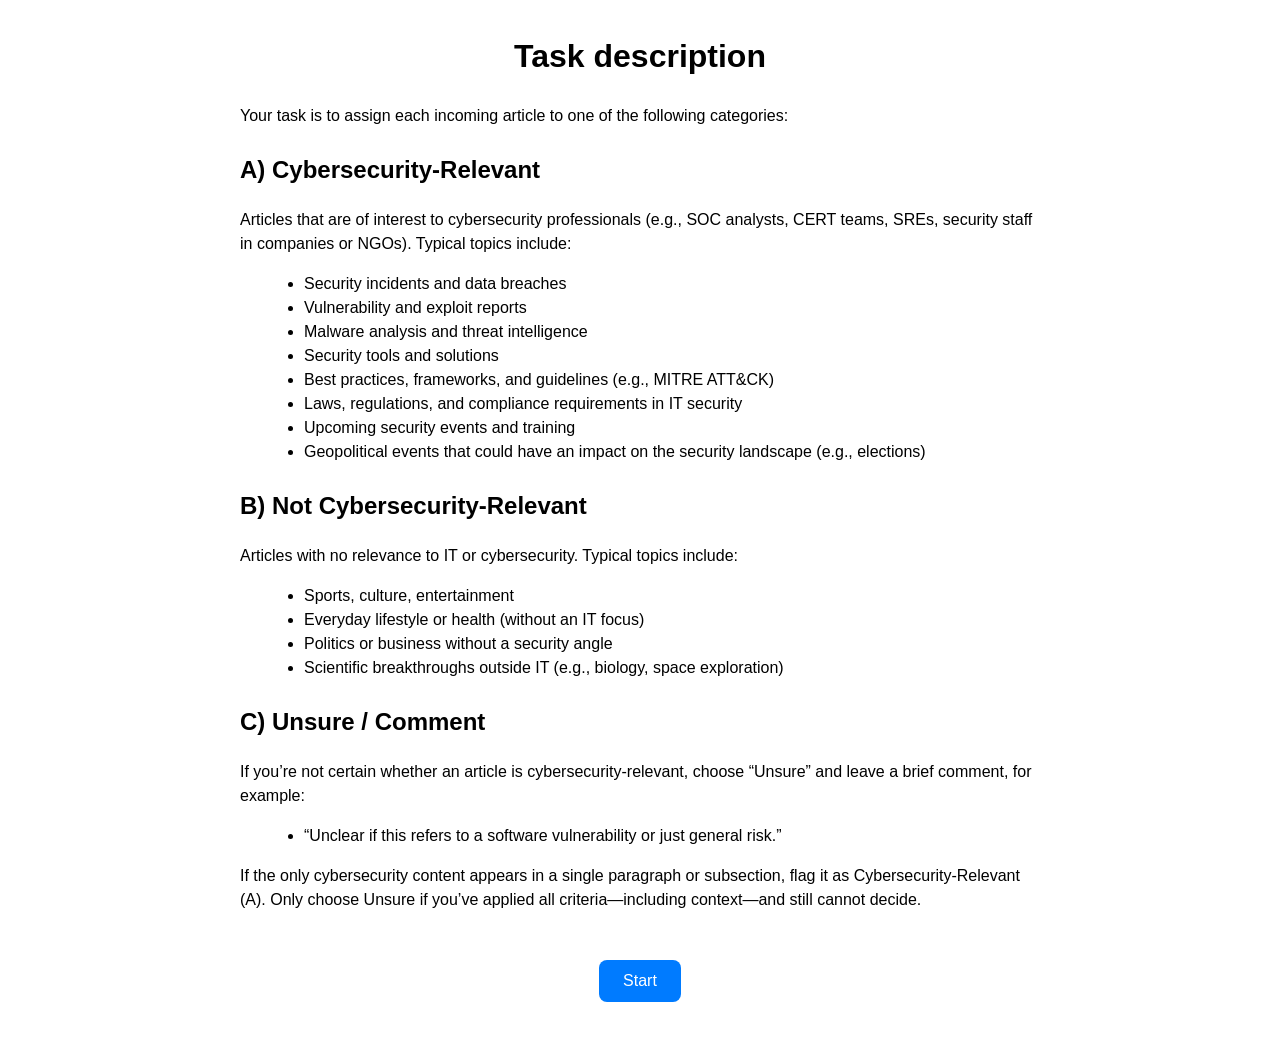
<file: cybersec_survey/templates/welcome.html>
<!DOCTYPE html>
<html lang="en">
<head>
  <meta charset="UTF-8">
  <title>Welcome – News Classification Tool</title>
  <style>
    body {
      font-family: sans-serif;
      max-width: 800px;
      margin: 2rem auto;
      line-height: 1.5;
      padding: 0 1rem;
    }
    h1 {
      text-align: center;
      margin-bottom: 1.5rem;
    }
    h2 {
      margin-top: 1.5rem;
    }
    ul {
      margin: 0.5rem 0 1rem 1.5rem;
    }
    .button-row {
      display: flex;
      justify-content: center;
      margin-top: 2rem;
    }
    .button-row button {
      padding: 0.75rem 1.5rem;
      font-size: 1rem;
      cursor: pointer;
    }
    button {
    padding: 0.6rem 1.2rem;
    font-size: 1rem;
    margin: 1rem 0.5rem;
    border-radius: 8px;
    border: none;
    background-color: #007bff;
    color: white;
    cursor: pointer;
    transition: background-color 0.3s ease;
    }

    button:hover {
        background-color: #0056b3;
    }

    button:active {
        background-color: #003d80;
    }
  </style>
</head>
<body>
  <h1>Task description</h1>
  <p>Your task is to assign each incoming article to one of the following categories:</p>

  <h2>A) Cybersecurity-Relevant</h2>
  <p>Articles that are of interest to cybersecurity professionals (e.g., SOC analysts, CERT teams, SREs, security staff in companies or NGOs). Typical topics include:</p>
  <ul>
    <li>Security incidents and data breaches</li>
    <li>Vulnerability and exploit reports</li>
    <li>Malware analysis and threat intelligence</li>
    <li>Security tools and solutions</li>
    <li>Best practices, frameworks, and guidelines (e.g., MITRE ATT&CK)</li>
    <li>Laws, regulations, and compliance requirements in IT security</li>
    <li>Upcoming security events and training</li>
    <li>Geopolitical events that could have an impact on the security landscape (e.g., elections)</li>
  </ul>

  <h2>B) Not Cybersecurity-Relevant</h2>
  <p>Articles with no relevance to IT or cybersecurity. Typical topics include:</p>
  <ul>
    <li>Sports, culture, entertainment</li>
    <li>Everyday lifestyle or health (without an IT focus)</li>
    <li>Politics or business without a security angle</li>
    <li>Scientific breakthroughs outside IT (e.g., biology, space exploration)</li>
  </ul>

  <h2>C) Unsure / Comment</h2>
  <p>If you’re not certain whether an article is cybersecurity-relevant, choose “Unsure” and leave a brief comment, for example:</p>
  <ul>
    <li>“Unclear if this refers to a software vulnerability or just general risk.”</li>
  </ul>
  <p>If the only cybersecurity content appears in a single paragraph or subsection, flag it as Cybersecurity-Relevant (A). Only choose Unsure if you’ve applied all criteria—including context—and still cannot decide.</p>

  <div class="button-row">
    <form action="/classify" method="get">
      <button type="submit">Start</button>
    </form>
  </div>
</body>
</html>
</file>
